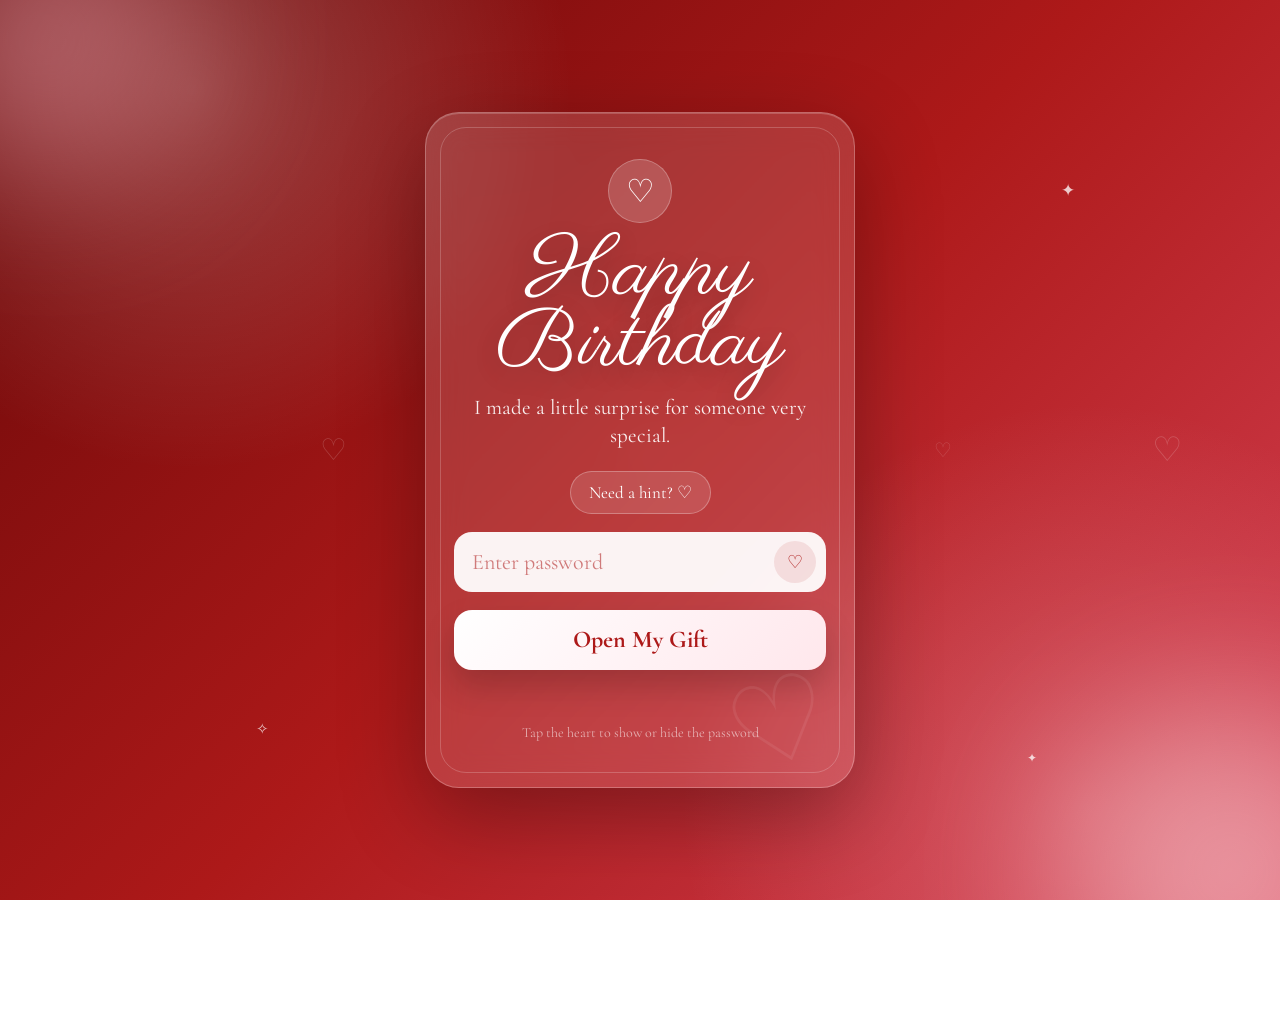
<file: index.html>
<!DOCTYPE html>
<html lang="en">
<head>
  <meta charset="UTF-8" />
  <meta name="viewport" content="width=device-width, initial-scale=1.0"/>
  <title>Happy Birthday Ray!</title>

  <link rel="preconnect" href="https://fonts.googleapis.com">
  <link rel="preconnect" href="https://fonts.gstatic.com" crossorigin>
  <link rel="icon" type="image/png" href="./Assets/Icons/favicon.png">

  <link href="https://fonts.googleapis.com/css2?family=Parisienne&family=Cormorant+Garamond:wght@400;500;600;700&display=swap" rel="stylesheet">

  <style>
    * {
      margin: 0;
      padding: 0;
      box-sizing: border-box;
    }

    html,
    body {
      width: 100%;
      min-height: 100dvh;
      overflow: hidden;
    }

    body {
      background:
        radial-gradient(circle at 15% 10%, rgba(255,255,255,.22), transparent 28%),
        radial-gradient(circle at 85% 90%, rgba(255,205,215,.24), transparent 30%),
        linear-gradient(135deg, #660707 0%, #AD1919 50%, #d64255 100%);
      display: flex;
      justify-content: center;
      align-items: center;
      padding: 18px;
      font-family: "Cormorant Garamond", serif;
      position: relative;
    }

    .bg-glow {
      position: absolute;
      border-radius: 50%;
      filter: blur(80px);
      opacity: .42;
      pointer-events: none;
    }

    .bg-glow.one {
      width: 260px;
      height: 260px;
      background: #ffb6c6;
      top: -90px;
      left: -80px;
    }

    .bg-glow.two {
      width: 320px;
      height: 320px;
      background: #fff1f3;
      bottom: -130px;
      right: -110px;
    }

    .heart,
    .sparkle {
      position: absolute;
      pointer-events: none;
      z-index: 1;
    }

    .heart {
      color: rgba(255,255,255,.18);
      animation: floatHeart linear infinite;
    }

    .heart:nth-child(3) { left: 8%; font-size: 22px; animation-duration: 10s; }
    .heart:nth-child(4) { left: 25%; font-size: 30px; animation-duration: 13s; animation-delay: 1.5s; }
    .heart:nth-child(5) { left: 52%; font-size: 24px; animation-duration: 12s; animation-delay: .8s; }
    .heart:nth-child(6) { left: 73%; font-size: 20px; animation-duration: 15s; animation-delay: 2.6s; }
    .heart:nth-child(7) { left: 90%; font-size: 34px; animation-duration: 11s; animation-delay: .4s; }

    .sparkle {
      color: rgba(255,255,255,.76);
      animation: twinkle 2.5s ease-in-out infinite;
    }

    .sparkle:nth-child(8) { top: 15%; left: 15%; font-size: 13px; }
    .sparkle:nth-child(9) { top: 20%; right: 16%; font-size: 17px; animation-delay: .8s; }
    .sparkle:nth-child(10) { bottom: 18%; left: 20%; font-size: 15px; animation-delay: 1.3s; }
    .sparkle:nth-child(11) { bottom: 15%; right: 19%; font-size: 12px; animation-delay: 1.8s; }

    .password-box {
      width: 100%;
      max-width: 430px;
      min-height: 610px;
      padding: 46px 28px;
      border-radius: 34px;
      background: rgba(255,255,255,.14);
      backdrop-filter: blur(18px);
      border: 1px solid rgba(255,255,255,.25);
      box-shadow:
        0 28px 85px rgba(0,0,0,.32),
        inset 0 1px 0 rgba(255,255,255,.18);
      text-align: center;
      position: relative;
      z-index: 3;
      overflow: hidden;
      animation: fadeUp 1s ease forwards;
    }

    .password-box::before {
      content: "";
      position: absolute;
      inset: 14px;
      border: 1px solid rgba(255,255,255,.2);
      border-radius: 26px;
      pointer-events: none;
    }

    .password-box::after {
      content: "♡";
      position: absolute;
      right: 22px;
      bottom: -8px;
      font-size: 115px;
      color: rgba(255,255,255,.07);
      transform: rotate(-18deg);
    }

    .lock-heart {
      width: 64px;
      height: 64px;
      margin: 0 auto 16px;
      border-radius: 50%;
      background: rgba(255,255,255,.16);
      border: 1px solid rgba(255,255,255,.26);
      display: flex;
      align-items: center;
      justify-content: center;
      color: white;
      font-size: 32px;
      animation: heartBeat 1.9s ease-in-out infinite;
    }

    .title {
      font-family: "Parisienne", cursive;
      font-size: clamp(60px, 16vw, 82px);
      color: white;
      font-weight: 400;
      line-height: .86;
      margin-bottom: 14px;
      text-shadow: 0 8px 24px rgba(0,0,0,.22);
    }

    .subtitle {
      color: rgba(255,255,255,.92);
      font-size: 21px;
      line-height: 1.35;
      margin-bottom: 20px;
    }

    .hint-btn {
      border: 1px solid rgba(255,255,255,.28);
      background: rgba(255,255,255,.12);
      color: white;
      font-family: "Cormorant Garamond", serif;
      font-size: 17px;
      padding: 10px 18px;
      border-radius: 999px;
      cursor: pointer;
      margin-bottom: 18px;
    }

    .hint-text {
      max-height: 0;
      overflow: hidden;
      color: rgba(255,255,255,.78);
      font-size: 17px;
      line-height: 1.45;
      transition: .35s ease;
    }

    .hint-text.show {
      max-height: 80px;
      margin-bottom: 18px;
    }

    .input-wrap {
      position: relative;
      margin-bottom: 18px;
    }

    .password-input {
      width: 100%;
      height: 60px;
      border: none;
      outline: none;
      border-radius: 18px;
      background: rgba(255,255,255,.94);
      padding: 0 58px 0 18px;
      font-size: 22px;
      font-family: "Cormorant Garamond", serif;
      color: #AD1919;
      transition: .3s ease;
    }

    .password-input:focus {
      transform: translateY(-2px);
      box-shadow:
        0 0 0 4px rgba(255,255,255,.16),
        0 14px 30px rgba(0,0,0,.16);
    }

    .password-input::placeholder {
      color: #AD1919;
      opacity: .55;
    }

    .toggle-password {
      position: absolute;
      right: 10px;
      top: 50%;
      transform: translateY(-50%);
      width: 42px;
      height: 42px;
      border: none;
      border-radius: 50%;
      background: rgba(173,25,25,.1);
      color: #AD1919;
      cursor: pointer;
      font-size: 18px;
    }

    .enter-btn {
      width: 100%;
      height: 60px;
      border: none;
      outline: none;
      border-radius: 18px;
      background: linear-gradient(135deg, #fff, #ffe7ec);
      color: #AD1919;
      font-size: 24px;
      font-weight: 700;
      cursor: pointer;
      font-family: "Cormorant Garamond", serif;
      transition: .3s ease;
      box-shadow: 0 16px 32px rgba(0,0,0,.18);
      position: relative;
      overflow: hidden;
    }

    .enter-btn::before {
      content: "";
      position: absolute;
      inset: 0;
      background: linear-gradient(120deg, transparent, rgba(255,255,255,.8), transparent);
      transform: translateX(-120%);
      transition: .7s ease;
    }

    .enter-btn:hover {
      transform: translateY(-3px) scale(1.01);
      box-shadow: 0 22px 42px rgba(0,0,0,.23);
    }

    .enter-btn:hover::before {
      transform: translateX(120%);
    }

    .enter-btn:active {
      transform: scale(.98);
    }

    .error-text {
      color: #ffe0e0;
      margin-top: 18px;
      font-size: 18px;
      min-height: 24px;
    }

    .mobile-note {
      margin-top: 12px;
      color: rgba(255,255,255,.58);
      font-size: 14px;
    }

    @keyframes floatHeart {
      from {
        transform: translateY(110vh) rotate(0deg);
        opacity: 0;
      }

      18% {
        opacity: 1;
      }

      to {
        transform: translateY(-130px) rotate(360deg);
        opacity: 0;
      }
    }

    @keyframes twinkle {
      0%,100% {
        opacity: .25;
        transform: scale(1);
      }

      50% {
        opacity: 1;
        transform: scale(1.55);
      }
    }

    @keyframes fadeUp {
      from {
        opacity: 0;
        transform: translateY(26px) scale(.96);
      }

      to {
        opacity: 1;
        transform: translateY(0) scale(1);
      }
    }

    @keyframes heartBeat {
      0%,100% {
        transform: scale(1);
      }

      50% {
        transform: scale(1.14);
      }
    }

    @media(max-width: 480px) {
      body {
        padding: 14px;
      }

      .password-box {
        min-height: 88dvh;
        padding: 42px 22px;
        border-radius: 30px;
      }

      .subtitle {
        font-size: 20px;
      }

      .password-input,
      .enter-btn {
        height: 58px;
      }
    }

    @media(max-width: 360px) {
      .title {
        font-size: 56px;
      }

      .subtitle {
        font-size: 18px;
      }
    }


    /* Additional css */

.inapp-warning {
  position: fixed;
  inset: 0;
  z-index: 9999;
  background:
    radial-gradient(circle at top, rgba(255,255,255,.25), transparent 32%),
    linear-gradient(135deg, #660707, #AD1919, #d64255);
  display: none;
  align-items: center;
  justify-content: center;
  padding: 20px;
}

.inapp-warning.show {
  display: flex;
}

.browser-card {
  width: 100%;
  max-width: 430px;
  background: rgba(255,255,255,.15);
  border: 1px solid rgba(255,255,255,.28);
  backdrop-filter: blur(18px);
  border-radius: 32px;
  padding: 34px 24px;
  text-align: center;
  color: white;
  box-shadow: 0 28px 85px rgba(0,0,0,.32);
  animation: fadeUp .7s ease forwards;
}

.browser-icons {
  display: flex;
  justify-content: center;
  gap: 14px;
  margin-bottom: 20px;
}

.browser-icon {
  width: 58px;
  height: 58px;
  border-radius: 50%;
  background: rgba(255,255,255,.94);
  color: #AD1919;
  display: flex;
  align-items: center;
  justify-content: center;
  font-size: 28px;
  box-shadow: 0 12px 24px rgba(0,0,0,.18);
}

.browser-title {
  font-family: "Parisienne", cursive;
  font-size: 52px;
  font-weight: 400;
  line-height: .95;
  margin-bottom: 14px;
}

.browser-text {
  font-size: 20px;
  line-height: 1.45;
  color: rgba(255,255,255,.9);
  margin-bottom: 22px;
}

.steps {
  display: grid;
  gap: 12px;
  text-align: left;
  margin-bottom: 22px;
}

.step {
  display: flex;
  gap: 12px;
  align-items: center;
  background: rgba(255,255,255,.12);
  border: 1px solid rgba(255,255,255,.18);
  border-radius: 18px;
  padding: 14px;
  font-size: 18px;
}

.step-icon {
  width: 38px;
  height: 38px;
  border-radius: 50%;
  background: white;
  color: #AD1919;
  display: flex;
  align-items: center;
  justify-content: center;
  flex-shrink: 0;
}

.copy-link-btn,
.continue-anyway-btn {
  width: 100%;
  height: 54px;
  border-radius: 18px;
  border: none;
  font-family: "Cormorant Garamond", serif;
  font-size: 21px;
  font-weight: 700;
  cursor: pointer;
}

.copy-link-btn {
  background: white;
  color: #AD1919;
  margin-bottom: 10px;
}

.continue-anyway-btn {
  background: rgba(255,255,255,.14);
  color: white;
  border: 1px solid rgba(255,255,255,.26);
}
  </style>
  <style>
    
  </style>
</head>

<body>

  <div class="inapp-warning" id="inappWarning">
  <div class="browser-card">
    <div class="browser-icons">
      <div class="browser-icon">⋮</div>
      <div class="browser-icon">🌐</div>
      <div class="browser-icon">✨</div>
    </div>

    <h2 class="browser-title">One tiny step</h2>

    <p class="browser-text">
      Please open this in Chrome or Safari so the surprise works perfectly.
    </p>

    <div class="steps">
      <div class="step">
        <span class="step-icon">1</span>
        <span>Tap the <strong>three dots</strong> on the top corner.</span>
      </div>

      <div class="step">
        <span class="step-icon">2</span>
        <span>Choose <strong>Open in browser</strong>.</span>
      </div>

      <div class="step">
        <span class="step-icon">3</span>
        <span>Come back and enjoy the little magic ♡</span>
      </div>
    </div>

    <button class="copy-link-btn" id="copyLinkBtn">
      Copy Link
    </button>

    <button class="continue-anyway-btn" id="continueAnywayBtn">
      Continue Anyway
    </button>
  </div>
</div>

  <div class="bg-glow one"></div>
  <div class="bg-glow two"></div>

  <div class="heart">♡</div>
  <div class="heart">♡</div>
  <div class="heart">♡</div>
  <div class="heart">♡</div>
  <div class="heart">♡</div>

  <div class="sparkle">✦</div>
  <div class="sparkle">✧</div>
  <div class="sparkle">✦</div>
  <div class="sparkle">✧</div>

  <main class="password-box">

    <div class="lock-heart">♡</div>

    <h1 class="title">
      Happy Birthday
    </h1>

    <p class="subtitle">
      I made a little surprise for someone very special.
    </p>

    <button class="hint-btn" type="button" id="hintBtn">
      Need a hint? ♡
    </button>

    <p class="hint-text" id="hintText">
      Anniversary month and date <br>
      example: 05-24
    </p>

    <div class="input-wrap">
      <input
        type="password"
        id="passwordInput"
        class="password-input"
        placeholder="Enter password"
      >

      <button class="toggle-password" type="button" id="togglePassword" aria-label="Show password">
        ♡
      </button>
    </div>

    <button class="enter-btn" id="enterBtn">
      Open My Gift
    </button>

    <p class="error-text" id="errorText"></p>

    <p class="mobile-note">
      Tap the heart to show or hide the password
    </p>

  </main>

  <script>
    const hintBtn = document.getElementById("hintBtn");
    const hintText = document.getElementById("hintText");
    const togglePassword = document.getElementById("togglePassword");
    const passwordInput = document.getElementById("passwordInput");

    hintBtn.addEventListener("click", () => {
      hintText.classList.toggle("show");
      hintBtn.textContent = hintText.classList.contains("show")
        ? "Hide hint ♡"
        : "Need a hint? ♡";
    });

    togglePassword.addEventListener("click", () => {
      const isPassword = passwordInput.type === "password";
      passwordInput.type = isPassword ? "text" : "password";
      togglePassword.textContent = isPassword ? "✧" : "♡";
    });
  </script>

  <script defer src="./js/password.js"></script>

  <script defer> 
    const inappWarning = document.getElementById("inappWarning");
const copyLinkBtn = document.getElementById("copyLinkBtn");
const continueAnywayBtn = document.getElementById("continueAnywayBtn");

const userAgent = navigator.userAgent || navigator.vendor || window.opera;

const isInAppBrowser =
  userAgent.includes("Instagram") ||
  userAgent.includes("FBAN") ||
  userAgent.includes("FBAV") ||
  userAgent.includes("Messenger");

if (isInAppBrowser && sessionStorage.getItem("skipBrowserWarning") !== "yes") {
  inappWarning.classList.add("show");
}

copyLinkBtn.addEventListener("click", async () => {
  await navigator.clipboard.writeText(window.location.href);
  copyLinkBtn.textContent = "Copied ♡";
});

continueAnywayBtn.addEventListener("click", () => {
  sessionStorage.setItem("skipBrowserWarning", "yes");
  inappWarning.classList.remove("show");
});
  </script>

</body>
</html>
</file>
<file: css/cake.css>
* {
    margin: 0;
    padding: 0;
    box-sizing: border-box;
    -webkit-tap-highlight-color: transparent;
}

html,
body {
    width: 100%;
    height: 100%;
    overflow: hidden;
    background: #AD1919;
    font-family: "Cormorant Garamond", serif;
    touch-action: none;
}

.game-page {
    width: 100vw;
    height: 100dvh;
    position: relative;
    overflow: hidden;
    background:
    radial-gradient(circle at top left, rgba(255,255,255,0.18), transparent 32%),
    radial-gradient(circle at bottom right, rgba(255,210,220,0.18), transparent 35%),
    #AD1919;
}

canvas {
    width: 100%;
    height: 100%;
    display: block;
}

.hud {
    position: fixed;
    top: 16px;
    left: 0;
    width: 100%;
    padding: 0 18px;
    z-index: 10;
    display: flex;
    justify-content: space-between;
    pointer-events: none;
    color: white;
}

.score-box {
    background: rgba(255,255,255,0.16);
    backdrop-filter: blur(8px);
    padding: 10px 14px;
    box-shadow: 0 10px 25px rgba(0,0,0,0.18);
}

.score-label {
    font-size: 14px;
    opacity: 0.8;
}

.score-value {
    font-size: 28px;
    font-weight: 700;
    line-height: 1;
}

.goal {
    position: fixed;
    top: 94px;
    left: 50%;
    transform: translateX(-50%);
    z-index: 10;
    color: white;
    font-size: 28px;
    text-align: center;
    background: rgba(255,255,255,0.14);
    padding: 6px 16px;
    pointer-events: none;
}

.start-screen,
.game-over,
.secret-message {
    position: fixed;
    inset: 0;
    z-index: 30;
    display: flex;
    justify-content: center;
    align-items: center;
    padding: 24px;
    background: rgba(173,25,25,0.88);
    color: white;
    text-align: center;
}

.game-over,
.secret-message {
    display: none;
}

.panel {
    width: 100%;
    max-width: 380px;
    background: rgba(255,255,255,0.16);
    padding: 34px 24px;
    box-shadow: 0 20px 45px rgba(0,0,0,0.22);
    backdrop-filter: blur(10px);
}

.panel h1 {
    font-family: "Parisienne", cursive;
    font-size: 58px;
    font-weight: 400;
    line-height: 0.95;
    margin-bottom: 18px;
}

.panel p {
    font-size: 22px;
    line-height: 1.35;
    margin-bottom: 18px;
}

.small-text {
    font-size: 17px !important;
    opacity: 0.9;
}

button,
.back-link {
    border: none;
    outline: none;
    background: #fff8f8;
    color: #AD1919;
    font-family: "Cormorant Garamond", serif;
    font-size: 22px;
    font-weight: 700;
    padding: 12px 24px;
    cursor: pointer;
    box-shadow: 0 10px 20px rgba(0,0,0,0.18);
    text-decoration: none;
    display: inline-block;
    margin-top: 10px;
}

.controls-hint {
    position: fixed;
    bottom: 20px;
    left: 0;
    width: 100%;
    text-align: center;
    color: rgba(255,255,255,0.85);
    font-size: 17px;
    z-index: 10;
    pointer-events: none;
}

.touch-zone {
    position: fixed;
    top: 0;
    bottom: 0;
    width: 50%;
    z-index: 5;
}

.touch-left {
    left: 0;
}

.touch-right {
    right: 0;
}

.confetti {
    position: fixed;
    top: -20px;
    width: 10px;
    height: 16px;
    background: white;
    z-index: 50;
    animation: fallConfetti 3s linear forwards;
}

.sound-toggle {
    pointer-events: auto;
    background: rgba(255,255,255,0.18);
    color: white;
    border: 1px solid rgba(255,255,255,0.35);
    padding: 10px 14px;
    font-size: 18px;
    box-shadow: 0 10px 25px rgba(0,0,0,0.18);
}

@keyframes fallConfetti {
    to {
    transform: translateY(110vh) rotate(720deg);
    opacity: 0;
    }
}

@media (max-width: 380px) {
    .panel h1 {
    font-size: 50px;
    }

    .panel p {
    font-size: 20px;
    }
}
</file>
<file: css/flowers.css>
* {
  margin: 0;
  padding: 0;
  box-sizing: border-box;
}

html,
body {
  width: 100%;
  max-width: 100%;
  scroll-behavior: smooth;
}

body {
  min-height: 100dvh;
  background:
    radial-gradient(circle at top left, rgba(255,255,255,.22), transparent 30%),
    radial-gradient(circle at bottom right, rgba(255,220,225,.22), transparent 30%),
    linear-gradient(135deg, #ffb8c8 0%, #ffc5d3 50%, #ffe4ea 100%);
  font-family: "Cormorant Garamond", serif;
  padding: 32px 14px 70px;
  position: relative;
}

.no-scroll {
  overflow: hidden;
}

.heart {
  position: fixed;
  color: rgba(255,255,255,.22);
  pointer-events: none;
  z-index: 0;
  animation: floatHeart linear infinite;
}

.heart:nth-child(1) { left: 10%; font-size: 18px; animation-duration: 10s; }
.heart:nth-child(2) { left: 28%; font-size: 28px; animation-duration: 13s; animation-delay: 2s; }
.heart:nth-child(3) { left: 50%; font-size: 22px; animation-duration: 11s; animation-delay: 1s; }
.heart:nth-child(4) { left: 72%; font-size: 18px; animation-duration: 15s; animation-delay: 3s; }
.heart:nth-child(5) { left: 88%; font-size: 30px; animation-duration: 12s; }

.page {
  width: 100%;
  max-width: 430px;
  margin: 0 auto;
  position: relative;
  z-index: 2;
}

.title {
  font-family: "Parisienne", cursive;
  font-size: 72px;
  text-align: center;
  color: #ffffff;
  line-height: .95;
  font-weight: 400;
  margin-bottom: 10px;
  text-shadow: 0 8px 24px rgba(173,25,25,.2);
  animation: cuteDrop 1s ease forwards;
}

.subtitle {
  text-align: center;
  color: rgba(255,255,255,.95);
  font-size: 22px;
  margin-bottom: 24px;
  animation: fadeUp 1s ease .2s forwards;
  opacity: 0;
}

.gallery-actions {
  position: sticky;
  top: 8px;
  z-index: 20;
  display: flex;
  justify-content: center;
  gap: 8px;
  flex-wrap: wrap;
  margin: 0 0 14px;
  padding: 8px;
  border-radius: 999px;
  background: rgb(255 255 255 / 28%);
  backdrop-filter: blur(12px);
}

.gallery-chip,
.shuffle-btn {
  border: 1px solid rgba(255,255,255,.45);
  background: rgba(255,255,255,.22);
  color: white;
  border-radius: 999px;
  padding: 9px 16px;
  font-family: "Cormorant Garamond", serif;
  font-size: 15px;
  font-weight: 700;
  cursor: pointer;
  backdrop-filter: blur(10px);
  transition: .3s ease;
}

.gallery-chip.active,
.gallery-chip:hover,
.shuffle-btn:hover {
  background: white;
  color: #AD1919;
  transform: translateY(-2px);
}

.shuffle-btn {
  display: block;
  margin: 0 auto 24px;
}

.collage {
  width: 100%;
  column-count: 2;
  column-gap: 14px;
}

.photo-card {
  width: 100%;
  display: inline-block;
  break-inside: avoid;
  margin: 0 0 14px;
  padding: 8px 8px 12px;
  background: #fff8f8;
  box-shadow:
    0 14px 30px rgba(0,0,0,.24),
    0 0 0 2px rgba(255,255,255,.9),
    0 0 0 5px rgba(173,25,25,.10);
  position: relative;
  overflow: hidden;
  border-radius: 14px;
  cursor: pointer;
  opacity: 0;
  transform: rotate(var(--rotate)) translateY(40px) scale(.8);
  animation: photoAppear .9s ease forwards;
  animation-delay: var(--delay);
  transition: transform .35s ease, box-shadow .35s ease;
  -webkit-tap-highlight-color: transparent;
  touch-action: manipulation;
}

.photo-card.hide {
  display: none !important;
}

.photo-card:hover,
.photo-card.touched {
  transform: rotate(0deg) translateY(-5px) scale(1.03);
}

.photo-card img {
  width: 100%;
  height: auto;
  display: block;
  border-radius: 8px;
}

.favorite-btn {
  position: absolute;
  top: 10px;
  left: 12px;
  z-index: 6;
  width: 34px;
  height: 34px;
  border: none;
  border-radius: 50%;
  background: rgba(255,255,255,.78);
  color: #AD1919;
  font-size: 20px;
  cursor: pointer;
  box-shadow: 0 8px 18px rgba(0,0,0,.18);
}

.favorite-btn.active {
  background: #AD1919;
  color: white;
  animation: heartPop .35s ease;
}

.photo-card.liked::before {
  content: "♡";
  position: absolute;
  inset: 0;
  display: grid;
  place-items: center;
  z-index: 8;
  color: white;
  font-size: 70px;
  text-shadow: 0 8px 20px rgba(0,0,0,.28);
  animation: bigHeart .65s ease forwards;
  pointer-events: none;
}

.tap-badge {
  display: block;
  width: fit-content;
  margin: 10px auto 0;
  color: rgba(173,25,25,.8);
  font-size: 11px;
  letter-spacing: .08em;
  font-weight: 600;
  text-transform: uppercase;
  padding: 4px 9px;
  border-radius: 999px;
  background: rgba(173,25,25,.08);
  border: 1px solid rgba(173,25,25,.12);
  text-wrap: nowrap;
}

.sparkle {
  position: absolute;
  width: 10px;
  height: 10px;
  background: white;
  border-radius: 50%;
  filter: blur(1px);
  opacity: .7;
  animation: sparkle 2s ease-in-out infinite;
}

.sparkle:nth-child(1) {
  top: 20px;
  left: 20px;
}

.sparkle:nth-child(2) {
  bottom: 20px;
  right: 22px;
  animation-delay: 1s;
}

.back-link {
  display: block;
  width: fit-content;
  margin: 40px auto 0;
  text-decoration: none;
  color: #ffffff;
  font-size: 22px;
  font-weight: 700;
  border-bottom: 2px solid rgba(173,25,25,.45);
  padding-bottom: 4px;
}

.photo-lightbox {
  position: fixed;
  inset: 0;
  background: rgba(255,165,190,.42);
  backdrop-filter: blur(16px);
  z-index: 999;
  display: none;
  align-items: center;
  justify-content: center;
  padding: 24px;
}

.photo-lightbox.active {
  display: flex;
  animation: lightboxFade .25s ease forwards;
}

.lightbox-card {
  width: min(92vw, 430px);
  background: #fff8f8;
  padding: 12px 12px 64px;
  border-radius: 18px;
  box-shadow: 0 25px 70px rgba(0,0,0,.35);
  position: relative;
  transform: scale(.88) rotate(-1deg);
  animation: popCard .35s ease forwards;
}

.lightbox-card img {
  width: 100%;
  max-height: 72dvh;
  object-fit: contain;
  display: block;
  border-radius: 12px;
}

.lightbox-caption {
  position: absolute;
  left: 16px;
  right: 16px;
  bottom: 40px;
  text-align: center;
  color: rgba(173,25,25,.8);
  font-size: 16px;
  font-weight: 600;
}

.lightbox-count {
  position: absolute;
  left: 0;
  right: 0;
  bottom: 12px;
  text-align: center;
  font-size: 20px;
  font-weight: 700;
  color: #AD1919;
}

.lightbox-close,
.lightbox-arrow {
  border: none;
  border-radius: 50%;
  background: #fff8f8;
  color: #AD1919;
  cursor: pointer;
  z-index: 1001;
  box-shadow: 0 10px 25px rgba(0,0,0,.2);
}

.lightbox-close {
  position: fixed;
  top: 18px;
  right: 18px;
  width: 48px;
  height: 48px;
  font-size: 34px;
}

.lightbox-arrow {
  position: fixed;
  top: 50%;
  transform: translateY(-50%);
  width: 48px;
  height: 48px;
  font-size: 42px;
  line-height: .8;
}

.lightbox-prev {
  left: 18px;
}

.lightbox-next {
  right: 18px;
}

@keyframes photoAppear {
  to {
    opacity: 1;
    transform: rotate(var(--rotate)) translateY(0) scale(1);
  }
}

@keyframes floatHeart {
  from {
    transform: translateY(110vh) rotate(0deg);
    opacity: 0;
  }

  15% {
    opacity: 1;
  }

  to {
    transform: translateY(-120px) rotate(360deg);
    opacity: 0;
  }
}

@keyframes cuteDrop {
  from {
    opacity: 0;
    transform: translateY(-25px);
  }

  to {
    opacity: 1;
    transform: translateY(0);
  }
}

@keyframes fadeUp {
  from {
    opacity: 0;
    transform: translateY(20px);
  }

  to {
    opacity: 1;
    transform: translateY(0);
  }
}

@keyframes sparkle {
  0%,100% {
    transform: scale(1);
    opacity: .4;
  }

  50% {
    transform: scale(1.8);
    opacity: 1;
  }
}

@keyframes lightboxFade {
  from { opacity: 0; }
  to { opacity: 1; }
}

@keyframes popCard {
  to {
    transform: scale(1) rotate(-1deg);
  }
}

@keyframes heartPop {
  0% { transform: scale(.7); }
  70% { transform: scale(1.25); }
  100% { transform: scale(1); }
}

@keyframes bigHeart {
  0% {
    opacity: 0;
    transform: scale(.4);
  }

  40% {
    opacity: 1;
    transform: scale(1.15);
  }

  100% {
    opacity: 0;
    transform: scale(1.6);
  }
}

@media(max-width:600px) {
  body {
    padding: 24px 12px 60px;
  }

  .page {
    max-width: 100%;
  }

  .title {
    font-size: 58px;
  }

  .subtitle {
    font-size: 20px;
  }

  .gallery-chip {
    font-size: 13px;
    padding: 8px 13px;
  }

  .collage {
    column-gap: 10px;
  }

  .photo-card {
    margin-bottom: 10px;
    padding: 7px 7px 11px;
  }

  .lightbox-arrow {
    top: auto;
    bottom: 24px;
    transform: none;
  }

  .lightbox-prev {
    left: 22px;
  }

  .lightbox-next {
    right: 22px;
  }

  .lightbox-close {
    top: 14px;
    right: 14px;
  }
}

@media(max-width:360px) {
  .title {
    font-size: 48px;
  }

  .subtitle {
    font-size: 18px;
  }

  .collage {
    column-gap: 8px;
  }

  .photo-card {
    margin-bottom: 8px;
  }
}
</file>
<file: css/global.css>
@import url('https://fonts.googleapis.com/css2?family=Gideon+Roman&family=Inspiration&family=Italianno&display=swap');

* {
  padding: 0;
  margin: 0;
  box-sizing: border-box;
}

body {
  background: #AD1919;
  margin: 0px;
  height: 0px;
}

.inspiration-regular {
  font-family: "Inspiration", cursive;
  font-weight: 400;
  font-style: normal;
}

.italianno-regular {
  font-family: "Italianno", cursive;
  font-weight: 400;
  font-style: normal;
}

.gideon-roman-regular {
  font-family: "Gideon Roman", serif;
  font-weight: 400;
  font-style: normal;
}
</file>
<file: css/gift-page.css>
body {
  min-height: 100dvh;
  overflow: hidden;
  background:
    radial-gradient(circle at top left, rgba(255,255,255,.22), transparent 28%),
    radial-gradient(circle at bottom right, rgba(255,210,220,.25), transparent 30%),
    linear-gradient(135deg, #640606 0%, #AD1919 48%, #d9465b 100%);
}

.gift-page {
  min-height: 100dvh;
  padding: 18px;
  display: flex;
  align-items: center;
  justify-content: center;
  position: relative;
}

.gift-shell {
  width: min(94vw, 860px);
  min-height: 88dvh;
  padding: 34px 18px;
  border-radius: 36px;
  display: flex;
  flex-direction: column;
  align-items: center;
  justify-content: center;
  gap: 14px;
  position: relative;
  overflow: hidden;
}

.gift-shell::before {
  content: "";
  position: absolute;
  inset: 14px;
  border-radius: 28px;
  pointer-events: none;
}

.gift-small {
  color: rgba(255,255,255,.82);
  font-size: 17px;
  letter-spacing: 1px;
  text-align: center;
  animation: fadeDown .8s ease both;
}

.gift-title {
  color: #fff;
  font-size: clamp(58px, 13vw, 118px);
  line-height: .86;
  text-align: center;
  text-shadow: 0 10px 28px rgba(0,0,0,.26);
  animation: softPop .9s ease both .2s;
}

.gift-slider {
  width: 100%;
  max-width: 620px;
  height: 390px;
  margin-top: 8px;
  position: relative;
  display: flex;
  align-items: center;
  justify-content: center;
}

.gift-track {
  width: 100%;
  height: 100%;
  position: relative;
  perspective: 1000px;
}

.gift-slide {
  position: absolute;
  inset: 0;
  margin: auto;
  width: min(74vw, 330px);
  height: 100%;
  padding: 34px 24px 26px;
  border-radius: 34px;
  background:
    linear-gradient(180deg, rgba(255,255,255,.98), rgba(255,240,244,.96));
  color: #AD1919;
  text-decoration: none;
  display: flex;
  flex-direction: column;
  align-items: center;
  justify-content: center;
  gap: 14px;
  box-shadow: 0 24px 55px rgba(0,0,0,.28);
  opacity: 0;
  transform: translateX(0) scale(.72) rotateY(0deg);
  pointer-events: none;
  transition: .55s ease;
}

.gift-slide.active {
  opacity: 1;
  transform: translateX(0) scale(1) rotateY(0deg);
  pointer-events: auto;
  z-index: 3;
}

.gift-slide.prev {
  opacity: .42;
  transform: translateX(-55%) scale(.78) rotateY(18deg);
  z-index: 1;
}

.gift-slide.next {
  opacity: .42;
  transform: translateX(55%) scale(.78) rotateY(-18deg);
  z-index: 1;
}

.gift-count {
  position: absolute;
  top: 22px;
  left: 24px;
  color: rgba(173,25,25,.42);
  font-size: 14px;
  letter-spacing: 2px;
}

.gift-slide::after {
  content: "♡";
  position: absolute;
  top: 18px;
  right: 24px;
  font-size: 28px;
  color: rgba(173,25,25,.35);
  animation: heartBeat 1.8s ease-in-out infinite;
}

.gift-slide img {
  width: 125px;
  height: 125px;
  object-fit: contain;
  filter: drop-shadow(0 14px 18px rgba(173,25,25,.2));
  animation: floatGift 3s ease-in-out infinite;
}

.gift-name {
  font-size: 31px;
  line-height: 1;
  color: #AD1919;
}

.gift-desc {
  max-width: 240px;
  color: rgba(105,6,6,.72);
  font-size: 16px;
  line-height: 1.45;
  text-align: center;
}

.open-text {
  margin-top: 6px;
  padding: 11px 22px;
  border-radius: 999px;
  background: #AD1919;
  color: white;
  font-size: 14px;
  box-shadow: 0 12px 26px rgba(173,25,25,.28);
}

.slider-btn {
  position: absolute;
  top: 50%;
  transform: translateY(-50%);
  z-index: 10;
  width: 46px;
  height: 46px;
  border-radius: 50%;
  border: 1px solid rgba(255,255,255,.35);
  background: rgba(255,255,255,.18);
  color: white;
  font-size: 38px;
  line-height: 1;
  cursor: pointer;
  backdrop-filter: blur(10px);
  transition: .3s ease;
}

.slider-btn:hover {
  background: rgba(255,255,255,.3);
  transform: translateY(-50%) scale(1.08);
}

.prev-btn {
  left: 4px;
}

.next-btn {
  right: 4px;
}

.gift-dots {
  display: flex;
  gap: 9px;
  margin-top: 6px;
  z-index: 3;
}

.dot {
  width: 9px;
  height: 9px;
  border: none;
  border-radius: 50%;
  background: rgba(255,255,255,.38);
  cursor: pointer;
  transition: .3s ease;
}

.dot.active {
  width: 28px;
  border-radius: 999px;
  background: white;
}

.swipe-hint {
  color: rgba(255,255,255,.65);
  font-size: 14px;
}

.bg-heart {
  position: absolute;
  color: rgba(255,255,255,.15);
  pointer-events: none;
  animation: floatBg 6s ease-in-out infinite;
}

.heart-one {
  top: 12%;
  left: 8%;
  font-size: 64px;
}

.heart-two {
  right: 8%;
  bottom: 12%;
  font-size: 86px;
  animation-delay: 1s;
}

.heart-three {
  right: 18%;
  top: 13%;
  font-size: 38px;
  animation-delay: 1.8s;
}

@keyframes softPop {
  from {
    opacity: 0;
    transform: scale(.84) translateY(20px);
  }

  to {
    opacity: 1;
    transform: scale(1) translateY(0);
  }
}

@keyframes fadeDown {
  from {
    opacity: 0;
    transform: translateY(-16px);
  }

  to {
    opacity: 1;
    transform: translateY(0);
  }
}

@keyframes floatGift {
  0%,100% {
    transform: translateY(0);
  }

  50% {
    transform: translateY(-10px);
  }
}

@keyframes heartBeat {
  0%,100% {
    transform: scale(1);
  }

  50% {
    transform: scale(1.25);
  }
}

@keyframes floatBg {
  0%,100% {
    transform: translateY(0) rotate(-8deg);
  }

  50% {
    transform: translateY(-18px) rotate(8deg);
  }
}

@media (max-width: 768px) {
  .gift-page {
    padding: 12px;
  }

  .gift-shell {
    width: 100%;
    min-height: 92dvh;
    border-radius: 30px;
    padding: 32px 12px;
  }

  .gift-title {
    font-size: clamp(58px, 19vw, 86px);
  }

  .gift-slider {
    height: 390px;
    max-width: 100%;
  }

  .gift-slide {
    width: 72vw;
    height: 365px;
    padding: 32px 20px 24px;
  }

  .gift-slide.prev {
    transform: translateX(-42%) scale(.72) rotateY(16deg);
  }

  .gift-slide.next {
    transform: translateX(42%) scale(.72) rotateY(-16deg);
  }

  .gift-slide img {
    width: 112px;
    height: 112px;
  }

  .gift-name {
    font-size: 28px;
  }

  .slider-btn {
    width: 42px;
    height: 42px;
    font-size: 34px;
  }

  .prev-btn {
    left: -2px;
  }

  .next-btn {
    right: -2px;
  }
}

@media (max-width: 380px) {
  .gift-slide {
    width: 76vw;
    height: 350px;
  }

  .gift-slider {
    height: 365px;
  }

  .gift-slide img {
    width: 96px;
    height: 96px;
  }
}
</file>
<file: css/happy-birthday.css>
/* ========================================
   BACKGROUND
======================================== */

.background-image {
  width: 100vw;
  height: 100dvh;
  position: fixed;
  inset: 0;
  z-index: -4;
  overflow: hidden;
}

.background-image img {
  width: 100%;
  height: 100%;
  object-fit: cover;
  animation: bgZoom 12s ease-in-out infinite alternate;
}

.background-overlay {
  position: fixed;
  inset: 0;
  z-index: -3;
  background:
    radial-gradient(circle at 20% 15%, rgba(255,255,255,.24), transparent 24%),
    radial-gradient(circle at 80% 85%, rgba(255,180,195,.26), transparent 28%),
    linear-gradient(135deg, rgba(80,0,0,.58), rgba(173,25,25,.58));
}

/* ========================================
   HEARTS / SPARKLES
======================================== */

.hearts,
.sparkles {
  position: fixed;
  inset: 0;
  pointer-events: none;
  overflow: hidden;
}

.hearts {
  z-index: -2;
}

.sparkles {
  z-index: -1;
}

.hearts span {
  position: absolute;
  bottom: -100px;
  color: rgba(255,255,255,.34);
  font-size: clamp(18px, 4vw, 42px);
  animation: floatHeart linear infinite;
}

.hearts span:nth-child(1) { left: 5%; animation-duration: 8s; }
.hearts span:nth-child(2) { left: 15%; animation-duration: 11s; animation-delay: 1s; }
.hearts span:nth-child(3) { left: 28%; animation-duration: 9s; animation-delay: 2s; }
.hearts span:nth-child(4) { left: 40%; animation-duration: 13s; animation-delay: .5s; }
.hearts span:nth-child(5) { left: 55%; animation-duration: 10s; animation-delay: 1.5s; }
.hearts span:nth-child(6) { left: 68%; animation-duration: 12s; animation-delay: 3s; }
.hearts span:nth-child(7) { left: 78%; animation-duration: 8s; animation-delay: 1s; }
.hearts span:nth-child(8) { left: 88%; animation-duration: 14s; animation-delay: 2s; }
.hearts span:nth-child(9) { left: 95%; animation-duration: 10s; animation-delay: .7s; }
.hearts span:nth-child(10) { left: 50%; animation-duration: 9s; animation-delay: 4s; }

.sparkles span {
  position: absolute;
  color: rgba(255,255,255,.8);
  animation: sparkleTwinkle 2.4s ease-in-out infinite;
}

.sparkles span:nth-child(1) { top: 16%; left: 18%; font-size: 16px; }
.sparkles span:nth-child(2) { top: 22%; right: 20%; font-size: 20px; animation-delay: .7s; }
.sparkles span:nth-child(3) { bottom: 22%; left: 24%; font-size: 14px; animation-delay: 1.2s; }
.sparkles span:nth-child(4) { bottom: 18%; right: 18%; font-size: 18px; animation-delay: 1.7s; }

/* ========================================
   CONTENT
======================================== */

.greeting-container {
  width: 100%;
  min-height: 100dvh;
  padding: 20px;
  display: flex;
  justify-content: center;
  align-items: center;
  animation: pageFadeIn 1s ease forwards;
}

.birthday-card {
  width: min(92vw, 760px);
  min-height: 76dvh;
  padding: clamp(34px, 7vw, 70px) 24px;
  border-radius: 36px;
  display: flex;
  flex-direction: column;
  justify-content: center;
  align-items: center;
  gap: 22px;
  text-align: center;
  position: relative;
  overflow: hidden;
}

.birthday-card::before {
  content: "";
  position: absolute;
  inset: 18px;
  border-radius: 28px;
  pointer-events: none;
}

.birthday-card::after {
  content: "♡";
  position: absolute;
  right: 26px;
  bottom: -8px;
  font-size: 130px;
  color: rgba(255,255,255,.08);
  transform: rotate(-18deg);
}

.date {
  font-size: clamp(24px, 5vw, 34px);
  color: #fff;
  border: 1px solid rgba(255,255,255,.55);
  border-radius: 999px;
  padding: 10px 32px;
  background: rgba(255,255,255,.1);
  backdrop-filter: blur(10px);

  opacity: 0;
  animation:
    popIn .8s ease forwards .25s,
    glowDate 2.5s ease-in-out infinite 1.3s;
}

.happy-birthday-text {
  font-size: 75px;
  color: #ffffff;
  line-height: 90px;
  max-width: 900px;

  opacity: 0;

  text-shadow:
    0 8px 28px rgba(0,0,0,.3),
    0 2px 14px rgba(255,255,255,.22);

  animation: birthdayBounce 1s ease forwards .65s;
}

.small-message {
  max-width: 520px;
  color: rgba(255,255,255,.92);
  font-size: clamp(17px, 4vw, 23px);
  line-height: 1.5;
  opacity: 0;
  animation: fadeUp .9s ease forwards 1.15s;
}

/* ========================================
   BUTTON
======================================== */

.link-page {
  margin-top: 10px;
  color: #AD1919;
  background: linear-gradient(135deg, #fff, #ffe8ec);
  text-decoration: none;
  font-size: clamp(17px, 4vw, 21px);
  padding: 15px 42px;
  border-radius: 999px;
  font-weight: 600;
  box-shadow: 0 16px 32px rgba(0,0,0,.22);
  position: relative;
  overflow: hidden;
  opacity: 0;
  transition: transform .3s ease, box-shadow .3s ease;
  animation: fadeUp .9s ease forwards 1.55s;
}

.link-page::after {
  content: " ♡";
}

.link-page::before {
  content: "";
  position: absolute;
  top: 0;
  left: -120%;
  width: 100%;
  height: 100%;
  background: linear-gradient(120deg, transparent, rgba(255,255,255,.8), transparent);
  transition: .7s ease;
}

.link-page:hover {
  transform: translateY(-4px) scale(1.04);
  box-shadow: 0 22px 42px rgba(0,0,0,.28);
}

.link-page:hover::before {
  left: 120%;
}

/* ========================================
   ANIMATIONS
======================================== */

@keyframes bgZoom {
  from { transform: scale(1); }
  to { transform: scale(1.08); }
}

@keyframes floatHeart {
  0% {
    transform: translateY(0) rotate(0deg);
    opacity: 0;
  }

  15% {
    opacity: 1;
  }

  100% {
    transform: translateY(-120vh) rotate(360deg);
    opacity: 0;
  }
}

@keyframes sparkleTwinkle {
  0%, 100% {
    opacity: .25;
    transform: scale(1);
  }

  50% {
    opacity: 1;
    transform: scale(1.55);
  }
}

@keyframes pageFadeIn {
  from { opacity: 0; }
  to { opacity: 1; }
}

@keyframes popIn {
  from {
    opacity: 0;
    transform: scale(.75) translateY(-20px);
  }

  to {
    opacity: 1;
    transform: scale(1) translateY(0);
  }
}

@keyframes birthdayBounce {
  0% {
    opacity: 0;
    transform: translateY(35px) scale(.86) rotate(-3deg);
  }

  60% {
    opacity: 1;
    transform: translateY(-10px) scale(1.06) rotate(2deg);
  }

  100% {
    opacity: 1;
    transform: translateY(0) scale(1) rotate(0);
  }
}

@keyframes fadeUp {
  from {
    opacity: 0;
    transform: translateY(26px);
  }

  to {
    opacity: 1;
    transform: translateY(0);
  }
}

@keyframes glowDate {
  0%, 100% {
    box-shadow: 0 0 0 rgba(255,255,255,0);
  }

  50% {
    box-shadow: 0 0 28px rgba(255,255,255,.36);
  }
}

/* ========================================
   MOBILE
======================================== */

@media (max-width: 480px) {
  .greeting-container {
    padding: 14px;
  }

  .birthday-card {
    min-height: 84dvh;
    border-radius: 28px;
    gap: 18px;
  }

  .birthday-card::before {
    inset: 12px;
    border-radius: 22px;
  }

  .date {
    padding: 8px 26px;
  }

  .happy-birthday-text {
    font-size: 62px;
  }

  .small-message {
    font-size: 16px;
  }

  .link-page {
    padding: 14px 34px;
  }
}
</file>
<file: css/index.css>
.greeting-landing {
  min-height: 100dvh;
  background:
    radial-gradient(circle at 20% 10%, rgba(255,255,255,.24), transparent 24%),
    radial-gradient(circle at 85% 90%, rgba(255,190,205,.28), transparent 28%),
    linear-gradient(135deg, #690707 0%, #AD1919 48%, #d63a4c 100%);
  display: flex;
  justify-content: center;
  align-items: center;
  padding: 20px;
  position: relative;
  overflow: hidden;
}

.bg-glow {
  position: absolute;
  border-radius: 50%;
  filter: blur(70px);
  opacity: .45;
  pointer-events: none;
}

.bg-glow-1 {
  width: 260px;
  height: 260px;
  background: #ffb6c6;
  top: -90px;
  left: -80px;
}

.bg-glow-2 {
  width: 320px;
  height: 320px;
  background: #fff1f3;
  bottom: -130px;
  right: -110px;
}

.greeting-container {
  width: min(92vw, 760px);
  min-height: 88dvh;
  background:
    linear-gradient(180deg, rgba(255,255,255,.98), rgba(255,244,246,.96));
  border-radius: 34px;
  border: 1px solid rgba(255,255,255,.75);
  box-shadow: 0 28px 80px rgba(0,0,0,.28);
  display: flex;
  flex-direction: column;
  justify-content: center;
  align-items: center;
  gap: 32px;
  position: relative;
  overflow: hidden;
  animation: containerEntrance 1s ease forwards;
}

.greeting-container::before {
  content: "";
  position: absolute;
  inset: 18px;
  border: 1px solid rgba(173,25,25,.18);
  border-radius: 26px;
  pointer-events: none;
}

.greeting-container::after {
  content: "♡";
  position: absolute;
  right: 34px;
  bottom: 20px;
  font-size: 120px;
  color: rgba(173,25,25,.06);
  transform: rotate(-18deg);
}

.small-text {
  color: rgba(173,25,25,.75);
  font-size: clamp(16px, 4vw, 20px);
  letter-spacing: 1px;
  opacity: 0;
  animation: fadeDown 1s ease forwards .2s;
}

.greeting-title {
  font-size: clamp(70px, 14vw, 135px);
  color: #AD1919;
  line-height: .85;
  text-align: center;
  text-shadow: 0 8px 20px rgba(173,25,25,.12);
  opacity: 0;
  animation: fadeDown 1s ease forwards .35s;
}

.envelope-wrap {
  position: relative;
  width: min(64vw, 430px);
  margin-top: 6px;
}

.invitation-mail {
  width: 100%;
  height: auto;
  display: block;
  filter: drop-shadow(0 22px 24px rgba(173,25,25,.25));
  opacity: 0;
  animation:
    envelopeEntrance 1s ease forwards .65s,
    envelopeFloat 3s ease-in-out infinite 1.7s;
}

.invitation-label {
  color: #AD1919;
  font-size: clamp(18px, 5vw, 24px);
  text-align: center;
  opacity: 0;
  animation: fadeUp 1s ease forwards 1s, labelPulse 1.8s ease-in-out infinite 2s;
}

.link-button {
  width: 26%;
  aspect-ratio: 1 / 1;
  position: absolute;
  top: 54%;
  left: 50%;
  transform: translate(-50%, -50%);
  border: 0;
  border-radius: 50%;
  background: transparent;
  cursor: pointer;
  z-index: 5;
}

.link-button::before,
.link-button::after {
  content: "";
  position: absolute;
  inset: 8%;
  border-radius: 50%;
  background: rgba(173,25,25,.18);
  animation: sealPulse 1.5s ease-in-out infinite;
}

.link-button::after {
  inset: 20%;
  background: rgba(255,255,255,.25);
  animation-delay: .25s;
}

.link-button:hover {
  transform: translate(-50%, -50%) scale(1.08);
}

.link-button:active {
  transform: translate(-50%, -50%) scale(.96);
}

.floating-heart,
.sparkle {
  position: absolute;
  pointer-events: none;
  z-index: 1;
}

.floating-heart {
  color: rgba(255,255,255,.22);
  animation: floatHeart 8s ease-in-out infinite;
}

.heart-1 { top: 12%; left: 8%; font-size: 38px; }
.heart-2 { top: 72%; left: 12%; font-size: 26px; animation-delay: 1s; }
.heart-3 { top: 16%; right: 10%; font-size: 30px; animation-delay: 1.8s; }
.heart-4 { bottom: 13%; right: 16%; font-size: 42px; animation-delay: .7s; }

.sparkle {
  color: rgba(255,255,255,.75);
  animation: twinkle 2.3s ease-in-out infinite;
}

.sparkle-1 { top: 18%; left: 24%; font-size: 16px; }
.sparkle-2 { top: 25%; right: 25%; font-size: 18px; animation-delay: .8s; }
.sparkle-3 { bottom: 22%; left: 28%; font-size: 14px; animation-delay: 1.4s; }

@keyframes containerEntrance {
  from {
    opacity: 0;
    transform: translateY(20px) scale(.96);
  }
  to {
    opacity: 1;
    transform: translateY(0) scale(1);
  }
}

@keyframes fadeDown {
  from {
    opacity: 0;
    transform: translateY(-24px);
  }
  to {
    opacity: 1;
    transform: translateY(0);
  }
}

@keyframes fadeUp {
  from {
    opacity: 0;
    transform: translateY(22px);
  }
  to {
    opacity: 1;
    transform: translateY(0);
  }
}

@keyframes envelopeEntrance {
  from {
    opacity: 0;
    transform: translateY(38px) scale(.9) rotate(-2deg);
  }
  to {
    opacity: 1;
    transform: translateY(0) scale(1) rotate(0);
  }
}

@keyframes envelopeFloat {
  0%, 100% {
    transform: translateY(0) rotate(0);
  }
  50% {
    transform: translateY(-12px) rotate(-1deg);
  }
}

@keyframes labelPulse {
  0%, 100% {
    transform: scale(1);
  }
  50% {
    transform: scale(1.045);
  }
}

@keyframes sealPulse {
  0% {
    transform: scale(.75);
    opacity: .75;
  }
  70% {
    transform: scale(1.45);
    opacity: 0;
  }
  100% {
    opacity: 0;
  }
}

@keyframes floatHeart {
  0%, 100% {
    transform: translateY(0) rotate(-8deg);
  }
  50% {
    transform: translateY(-24px) rotate(8deg);
  }
}

@keyframes twinkle {
  0%, 100% {
    opacity: .25;
    transform: scale(1);
  }
  50% {
    opacity: 1;
    transform: scale(1.55);
  }
}

@media (max-width: 480px) {
  .greeting-landing {
    padding: 14px;
  }

  .greeting-container {
    width: 100%;
    min-height: 90dvh;
    border-radius: 28px;
    gap: 12px;
  }

  .greeting-container::before {
    inset: 12px;
    border-radius: 22px;
  }

  .envelope-wrap {
    width: 84vw;
  }

  .link-button {
    width: 25%;
  }
}
</file>
<file: css/letter-page.css>
* {
    box-sizing: border-box;
}

body {
    margin: 0;
    min-height: 100dvh;
    position: relative;
}

.background-image {
    width: 100vw;
    height: 100dvh;
    position: fixed;
    inset: 0;
    z-index: -3;
}

.background-image img {
    width: 100%;
    height: 100%;
    object-fit: cover;
}

.letter-label {
    display: flex;
    justify-content: center;
    align-items: center;
    text-align: center;
    padding: 90px 20px 20px;
    animation: fadeDown 1.2s ease forwards;
}

.letter-label h1 {
    font-size: 80px;
    color: white;
    margin: 0;
    text-shadow: 0 4px 12px rgba(0,0,0,0.2);
}

.letter-link {
    text-decoration: none;
    color: inherit;
    display: block;
    width: 400px;
    position: absolute;
    left: 38%;
    bottom: 35px;
    transform: translateX(-50%);
    cursor: pointer;
}

.letter {
    position: relative;
    width: 400px;
    height: 280px;
    z-index: 1;
    transform: rotate(21deg);
    animation: letterEntrance 1.1s ease forwards, softFloat 3s ease-in-out 1.2s infinite;
    transition: transform 0.3s ease;
}

.letter-link:hover .letter {
    transform: rotate(21deg) scale(1.04);
}

.back-letter,
.top-letter,
.front-letter {
    position: absolute;
    top: 0;
    left: 0;
    width: 400px;
    pointer-events: none;
}

.back-letter {
    z-index: 1;
}

.top-letter {
    z-index: 2;
    animation: flapWiggle 2.5s ease-in-out infinite;
    transform-origin: top center;
}

.front-letter {
    z-index: 4;
}

.letter-card {
    width: 95%;
    height: 200px;
    background: #ffffff;
    margin: auto;
    z-index: 3;
    left: 2.5%;
    position: absolute;
    top: 260px;
    box-shadow: 0 8px 20px rgba(0,0,0,0.15);
    display: flex;
    justify-content: center;
    align-items: flex-start;
    text-align: center;
    padding: 35px 28px;
    animation: paperSlideUp 1.4s ease 0.5s forwards;
}

.letter-card p {
    margin: 0;
    color: #c7445e;
    font-size: 26px;
    line-height: 1.2;
    font-weight: bold;
}

.click-text {
    position: absolute;
    bottom: -45px;
    left: 49%;
    transform: translateX(-50%);
    z-index: 10;
    color:  rgb(167, 10, 10);
    font-size: 28px;
    font-weight: bold;
    text-shadow: 0 3px 8px rgba(0,0,0,0.25);
    animation: pulseClick 1.3s ease-in-out infinite;
    white-space: nowrap;
}

@keyframes paperSlideUp {
    from {
    top: 260px;
    opacity: 0;
    }
    to {
    top: 80px;
    opacity: 1;
    }
}

@keyframes letterEntrance {
    from {
    opacity: 0;
    transform: rotate(21deg) translateY(80px) scale(0.9);
    }
    to {
    opacity: 1;
    transform: rotate(21deg) translateY(0) scale(1);
    }
}

@keyframes softFloat {
    0%, 100% {
    translate: 0 0;
    }
    50% {
    translate: 0 -12px;
    }
}

@keyframes flapWiggle {
    0%, 100% {
    transform: rotateX(0deg);
    }
    50% {
    transform: rotateX(10deg);
    }
}

@keyframes pulseClick {
    0%, 100% {
    transform: translateX(-50%) scale(1);
    opacity: 1;
    }
    50% {
    transform: translateX(-50%) scale(1.12);
    opacity: 0.75;
    }
}

@keyframes fadeDown {
    from {
    opacity: 0;
    transform: translateY(-25px);
    }
    to {
    opacity: 1;
    transform: translateY(0);
    }
}

@media (max-width: 600px) {
    .letter-label {
    padding-top: 70px;
    }

    .letter-label h1 {
    font-size: 72px;
    }

    .letter-link {
    width: 400px;
    bottom: 60px;
    }

    .letter {
    width: 400px;
    height: 220px;
    }

    .back-letter,
    .top-letter,
    .front-letter {
    width: 400px;
    }

    .letter-card {
    height: 205px;
    }

    .letter-card p {
    font-size: 40px;
    }

    .click-text {
    font-size: 16px;
    bottom: 147px;
    }
}
</file>
<file: css/letter.css>
* {
  margin: 0;
  padding: 0;
  box-sizing: border-box;
}

:root{
  --text-scale: 1;
}

html {
  scroll-behavior: smooth;
}

html,
body {
  width: 100%;
  max-width: 100%;
}

body {
  width: 100%;
  min-height: 100dvh;

  background:
    radial-gradient(circle at 20% 10%, rgba(255,255,255,.20), transparent 28%),
    radial-gradient(circle at 85% 90%, rgba(255,210,220,.22), transparent 30%),
    linear-gradient(135deg, #680707 0%, #AD1919 48%, #d34155 100%);

  display: flex;
  justify-content: center;

  padding: 34px 16px 90px;
  font-family: "Cormorant Garamond", serif;

  position: relative;
}

/* ========================================
   BACKGROUND GLOW
======================================== */

body::before,
body::after{
  content:"";
  position:fixed;
  border-radius:50%;
  filter:blur(90px);
  pointer-events:none;
  z-index:0;
  opacity:.4;
}

body::before{
  width:260px;
  height:260px;
  background:#ffb6c6;
  top:-100px;
  left:-90px;
}

body::after{
  width:320px;
  height:320px;
  background:#fff1f3;
  right:-120px;
  bottom:-120px;
}

/* ========================================
   PARTICLES
======================================== */

.particle{
  position:fixed;
  width:10px;
  height:10px;
  background:rgba(255,255,255,.14);
  border-radius:50%;
  animation:floatParticle linear infinite;
  z-index:0;
}

.particle:nth-child(1){
  left:10%;
  animation-duration:8s;
}

.particle:nth-child(2){
  left:25%;
  width:6px;
  height:6px;
  animation-duration:11s;
  animation-delay:2s;
}

.particle:nth-child(3){
  left:50%;
  width:14px;
  height:14px;
  animation-duration:10s;
  animation-delay:1s;
}

.particle:nth-child(4){
  left:70%;
  width:7px;
  height:7px;
  animation-duration:9s;
  animation-delay:3s;
}

.particle:nth-child(5){
  left:88%;
  width:12px;
  height:12px;
  animation-duration:13s;
}

/* ========================================
   SCENE
======================================== */

.scene{
  width:100%;
  max-width:680px;

  display:flex;
  flex-direction:column;
  align-items:center;

  position:relative;
  z-index:2;
}

/* ========================================
   TOOLS
======================================== */

.letter-tools{
  position:sticky;
  top:14px;

  width:100%;

  display:flex;
  justify-content:center;
  gap:10px;

  margin-bottom:18px;

  z-index:10;
}

.letter-tools button{
  border:none;
  outline:none;

  background:rgba(255,255,255,.16);

  backdrop-filter:blur(10px);

  color:white;

  min-width:58px;
  height:42px;

  border-radius:999px;

  font-family:"Cormorant Garamond", serif;
  font-size:18px;
  font-weight:600;

  cursor:pointer;

  border:1px solid rgba(255,255,255,.22);

  transition:.3s ease;
}

.letter-tools button:hover{
  background:rgba(255,255,255,.28);
  transform:translateY(-2px);
}

/* ========================================
   PROGRESS BAR
======================================== */

.reading-progress{
  position:fixed;
  top:0;
  left:0;

  width:100%;
  height:5px;

  background:rgba(255,255,255,.08);

  z-index:20;
}

.reading-progress span{
  display:block;
  width:0%;
  height:100%;

  background:
    linear-gradient(
      90deg,
      #fff,
      #ffd8e0
    );

  transition:width .15s linear;
}

/* ========================================
   CRUMPLED PAPER
======================================== */

.crumpled-paper{
  position:absolute;
  top:110px;

  width:150px;
  height:150px;

  background:#fff;

  z-index:4;

  border-radius:14px;

  box-shadow:
    inset -18px -18px 20px rgba(0,0,0,.12),
    inset 15px 15px 18px rgba(255,255,255,.9),
    0 20px 45px rgba(0,0,0,.25);

  transform:scale(1) rotate(-12deg);

  animation:crumpleMove 1.9s ease forwards;
}

.crumpled-paper::before,
.crumpled-paper::after{
  content:"";
  position:absolute;
  inset:18px;

  background:
    linear-gradient(
      45deg,
      transparent 30%,
      rgba(0,0,0,.08) 31%,
      transparent 45%
    ),
    linear-gradient(
      -45deg,
      transparent 35%,
      rgba(0,0,0,.06) 36%,
      transparent 52%
    );
}

.crumpled-paper::after{
  inset:32px;
  transform:rotate(60deg);
}

/* ========================================
   LETTER
======================================== */

.letter{
  width:100%;
  max-width:620px;

  background:
    linear-gradient(
      180deg,
      #fffdf9 0%,
      #fff9fa 100%
    );

  position:relative;
  z-index:2;

  border-radius:28px;

  padding:54px 34px;

  opacity:0;
  transform:scale(.3);

  box-shadow:
    0 30px 80px rgba(0,0,0,.28),
    inset 0 1px 0 rgba(255,255,255,.7);

  overflow:hidden;

  animation:
    letterReveal 1.4s ease 1s forwards;
}

/* elegant border */

.letter::after{
  content:"";
  position:absolute;
  inset:16px;

  border:1px solid rgba(173,25,25,.14);
  border-radius:18px;

  pointer-events:none;
}

/* paper lines */

.letter::before{
  content:"";
  position:absolute;
  inset:0;

  background:
    repeating-linear-gradient(
      to bottom,
      transparent 0px,
      transparent 37px,
      rgba(173,25,25,.08) 38px
    );

  pointer-events:none;
}

.letter-content{
  position:relative;
  z-index:2;

  color:#7A1212;
}

/* ========================================
   LETTER CONTENT
======================================== */

.letter-content h1{
  font-family:"Parisienne", cursive;

  font-size:clamp(58px, 10vw, 76px);

  line-height:.9;

  margin-bottom:30px;

  text-align:center;

  font-weight:400;

  color:#b11f3b;

  text-shadow:
    0 4px 14px rgba(177,31,59,.12);
}

.letter-content p{
  font-size:calc(25px * var(--text-scale));

  line-height:1.72;

  margin-bottom:30px;

  font-weight:500;

  color:#7A1212;

  animation:fadeParagraph .6s ease both;
}

/* drop cap */

.letter-content p:first-of-type::first-letter{
  font-size:72px;
  float:left;
  line-height:.85;
  padding-right:10px;
  color:#c53a59;
  font-family:"Parisienne", cursive;
}

.signature{
  margin-top:52px;

  text-align:right;

  font-family:"Parisienne", cursive;

  font-size:56px;

  line-height:1.1;

  color:#b11f3b;
}

/* ========================================
   BACK BUTTON
======================================== */

.back-link{
  margin-top:30px;

  text-decoration:none;

  color:white;

  font-size:20px;
  font-weight:600;

  padding:12px 22px;

  border-radius:999px;

  background:rgba(255,255,255,.12);

  backdrop-filter:blur(10px);

  border:1px solid rgba(255,255,255,.22);

  transition:.3s ease;
}

.back-link:hover{
  background:rgba(255,255,255,.22);
  transform:translateY(-3px);
}

/* ========================================
   ANIMATIONS
======================================== */

@keyframes floatParticle{
  from{
    transform:translateY(110vh);
    opacity:0;
  }

  20%{
    opacity:1;
  }

  to{
    transform:translateY(-120px);
    opacity:0;
  }
}

@keyframes crumpleMove{
  0%{
    opacity:1;
    transform:
      scale(1)
      rotate(-12deg);
  }

  45%{
    opacity:1;
    transform:
      scale(1.5)
      rotate(12deg);
  }

  100%{
    opacity:0;
    transform:
      scale(4.5)
      rotate(0deg);
  }
}

@keyframes letterReveal{
  0%{
    opacity:0;

    transform:
      scale(.3)
      rotate(10deg);

    filter:blur(5px);
  }

  60%{
    opacity:1;

    transform:
      scale(1.03)
      rotate(-1deg);

    filter:blur(0);
  }

  100%{
    opacity:1;

    transform:
      scale(1)
      rotate(0deg);
  }
}

@keyframes fadeParagraph{
  from{
    opacity:0;
    transform:translateY(12px);
  }

  to{
    opacity:1;
    transform:translateY(0);
  }
}

/* ========================================
   MOBILE
======================================== */

@media(max-width:768px){

  body{
    padding:22px 12px 80px;
  }

  .scene{
    max-width:100%;
  }

  .letter{
    padding:42px 22px;
    border-radius:24px;
  }

  .letter-content h1{
    font-size:58px;
    margin-bottom:24px;
  }

  .letter-content p{
    font-size:calc(20px * var(--text-scale));
    line-height:1.72;
    margin-bottom:26px;
  }

  .letter-content p:first-of-type::first-letter{
    font-size:58px;
  }

  .signature{
    font-size:46px;
  }

  .crumpled-paper{
    width:120px;
    height:120px;
  }

  .letter-tools{
    gap:8px;
  }

  .letter-tools button{
    min-width:54px;
    height:40px;
    font-size:17px;
  }

  .back-link{
    width:100%;
    text-align:center;
  }
}

@media(max-width:380px){

  .letter{
    padding:36px 18px;
  }

  .letter-content h1{
    font-size:52px;
  }

  .letter-content p{
    font-size:calc(18px * var(--text-scale));
  }

  .signature{
    font-size:40px;
  }
}
</file>
